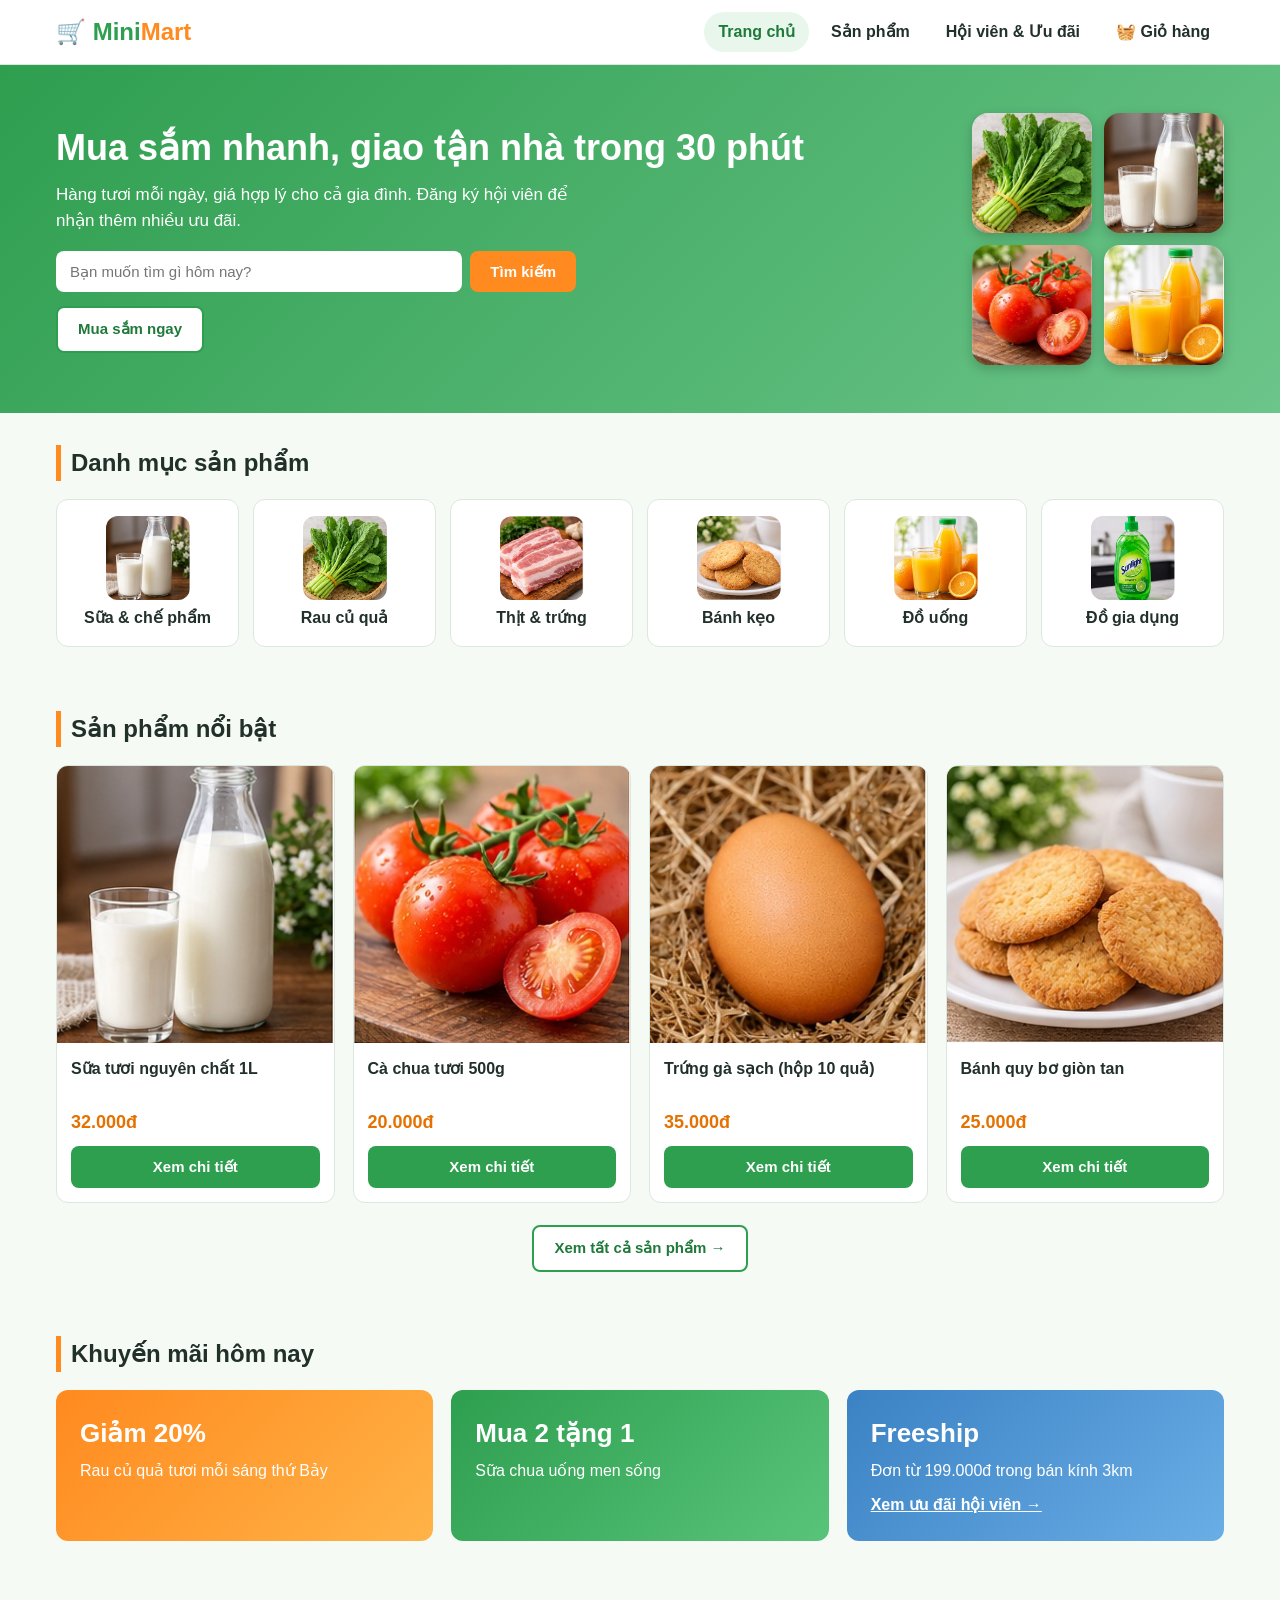
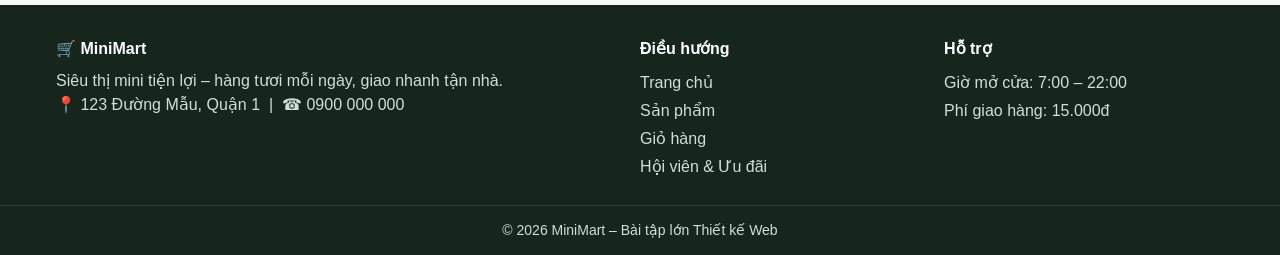
<file: minimart-project/index.html>
<!DOCTYPE html>
<html lang="vi">
<head>
  <meta charset="UTF-8">
  <meta name="viewport" content="width=device-width, initial-scale=1.0">
  <title>MiniMart – Siêu thị mini tiện lợi</title>
  <link rel="icon" href="images/icons/favicon.svg" type="image/svg+xml">
  <link rel="stylesheet" href="css/style.css">
  <link rel="stylesheet" href="css/home.css">
</head>
<body>

  <!-- ===== HEADER (mẫu chung) ===== -->
  <header class="header">
    <div class="container header-inner">
      <a href="index.html" class="logo">🛒 Mini<span>Mart</span></a>
      <button class="menu-btn" onclick="doiMenu()" aria-label="Mở menu">☰</button>
      <nav id="menu" class="nav">
        <a href="index.html" class="active">Trang chủ</a>
        <a href="products.html">Sản phẩm</a>
        <a href="member.html">Hội viên &amp; Ưu đãi</a>
        <a href="cart.html">🧺 Giỏ hàng</a>
      </nav>
    </div>
  </header>

  <main>
    <!-- ===== BANNER ===== -->
    <section class="banner">
      <div class="container banner-inner">
        <div class="banner-chu">
          <h1>Mua sắm nhanh, giao tận nhà trong 30 phút</h1>
          <p>Hàng tươi mỗi ngày, giá hợp lý cho cả gia đình. Đăng ký hội viên để nhận thêm nhiều ưu đãi.</p>
          <form class="o-tim" action="products.html">
            <input type="text" placeholder="Bạn muốn tìm gì hôm nay?" aria-label="Tìm sản phẩm">
            <button type="submit" class="btn btn-cam">Tìm kiếm</button>
          </form>
          <a href="products.html" class="btn btn-vien">Mua sắm ngay</a>
        </div>
        <div class="banner-hinh">
          <img src="images/products/rau-cai.jpg" alt="Rau cải">
          <img src="images/products/sua-tuoi.jpg" alt="Sữa tươi">
          <img src="images/products/ca-chua.jpg" alt="Cà chua">
          <img src="images/products/nuoc-cam.jpg" alt="Nước cam">
        </div>
      </div>
    </section>

    <!-- ===== DANH MỤC ===== -->
    <section>
      <div class="container">
        <h2 class="tieu-de">Danh mục sản phẩm</h2>
        <div class="luoi-dm">
          <a href="products.html" class="dm"><img src="images/products/sua-tuoi.jpg" alt="Sữa &amp; chế phẩm">Sữa &amp; chế phẩm</a>
          <a href="products.html" class="dm"><img src="images/products/rau-cai.jpg" alt="Rau củ quả">Rau củ quả</a>
          <a href="products.html" class="dm"><img src="images/products/thit-ba-chi.jpg" alt="Thịt &amp; trứng">Thịt &amp; trứng</a>
          <a href="products.html" class="dm"><img src="images/products/banh-quy.jpg" alt="Bánh kẹo">Bánh kẹo</a>
          <a href="products.html" class="dm"><img src="images/products/nuoc-cam.jpg" alt="Đồ uống">Đồ uống</a>
          <a href="products.html" class="dm"><img src="images/products/nuoc-rua-chen.jpg" alt="Đồ gia dụng">Đồ gia dụng</a>
        </div>
      </div>
    </section>

    <!-- ===== SẢN PHẨM NỔI BẬT ===== -->
    <section>
      <div class="container">
        <h2 class="tieu-de">Sản phẩm nổi bật</h2>
        <div class="luoi-sp">
          <div class="card">
            <div class="card-anh"><img src="images/products/sua-tuoi.jpg" alt="Sữa tươi nguyên chất 1L"></div>
            <div class="card-noidung">
              <div class="card-ten">Sữa tươi nguyên chất 1L</div>
              <div class="card-gia">32.000đ</div>
              <a href="product-detail.html" class="btn">Xem chi tiết</a>
            </div>
          </div>
          <div class="card">
            <div class="card-anh"><img src="images/products/ca-chua.jpg" alt="Cà chua tươi 500g"></div>
            <div class="card-noidung">
              <div class="card-ten">Cà chua tươi 500g</div>
              <div class="card-gia">20.000đ</div>
              <a href="product-detail.html" class="btn">Xem chi tiết</a>
            </div>
          </div>
          <div class="card">
            <div class="card-anh"><img src="images/products/trung-ga.jpg" alt="Trứng gà sạch (hộp 10 quả)"></div>
            <div class="card-noidung">
              <div class="card-ten">Trứng gà sạch (hộp 10 quả)</div>
              <div class="card-gia">35.000đ</div>
              <a href="product-detail.html" class="btn">Xem chi tiết</a>
            </div>
          </div>
          <div class="card">
            <div class="card-anh"><img src="images/products/banh-quy.jpg" alt="Bánh quy bơ giòn tan"></div>
            <div class="card-noidung">
              <div class="card-ten">Bánh quy bơ giòn tan</div>
              <div class="card-gia">25.000đ</div>
              <a href="product-detail.html" class="btn">Xem chi tiết</a>
            </div>
          </div>
        </div>
        <p class="xem-them"><a href="products.html" class="btn btn-vien">Xem tất cả sản phẩm →</a></p>
      </div>
    </section>

    <!-- ===== KHUYẾN MÃI ===== -->
    <section>
      <div class="container">
        <h2 class="tieu-de">Khuyến mãi hôm nay</h2>
        <div class="luoi-km">
          <div class="km km-1">
            <h3>Giảm 20%</h3>
            <p>Rau củ quả tươi mỗi sáng thứ Bảy</p>
          </div>
          <div class="km km-2">
            <h3>Mua 2 tặng 1</h3>
            <p>Sữa chua uống men sống</p>
          </div>
          <div class="km km-3">
            <h3>Freeship</h3>
            <p>Đơn từ 199.000đ trong bán kính 3km</p>
            <a href="member.html">Xem ưu đãi hội viên →</a>
          </div>
        </div>
      </div>
    </section>
  </main>

  <!-- ===== FOOTER (mẫu chung) ===== -->
  <footer class="footer">
    <div class="container footer-luoi">
      <div>
        <h4>🛒 MiniMart</h4>
        <p>Siêu thị mini tiện lợi – hàng tươi mỗi ngày, giao nhanh tận nhà.</p>
        <p>📍 123 Đường Mẫu, Quận 1 &nbsp;|&nbsp; ☎ 0900 000 000</p>
      </div>
      <div>
        <h4>Điều hướng</h4>
        <a href="index.html">Trang chủ</a>
        <a href="products.html">Sản phẩm</a>
        <a href="cart.html">Giỏ hàng</a>
        <a href="member.html">Hội viên &amp; Ưu đãi</a>
      </div>
      <div>
        <h4>Hỗ trợ</h4>
        <a href="#">Giờ mở cửa: 7:00 – 22:00</a>
        <a href="#">Phí giao hàng: 15.000đ</a>
      </div>
    </div>
    <div class="ban-quyen">© 2026 MiniMart – Bài tập lớn Thiết kế Web</div>
  </footer>

  <script src="js/home.js"></script>
</body>
</html>
</file>
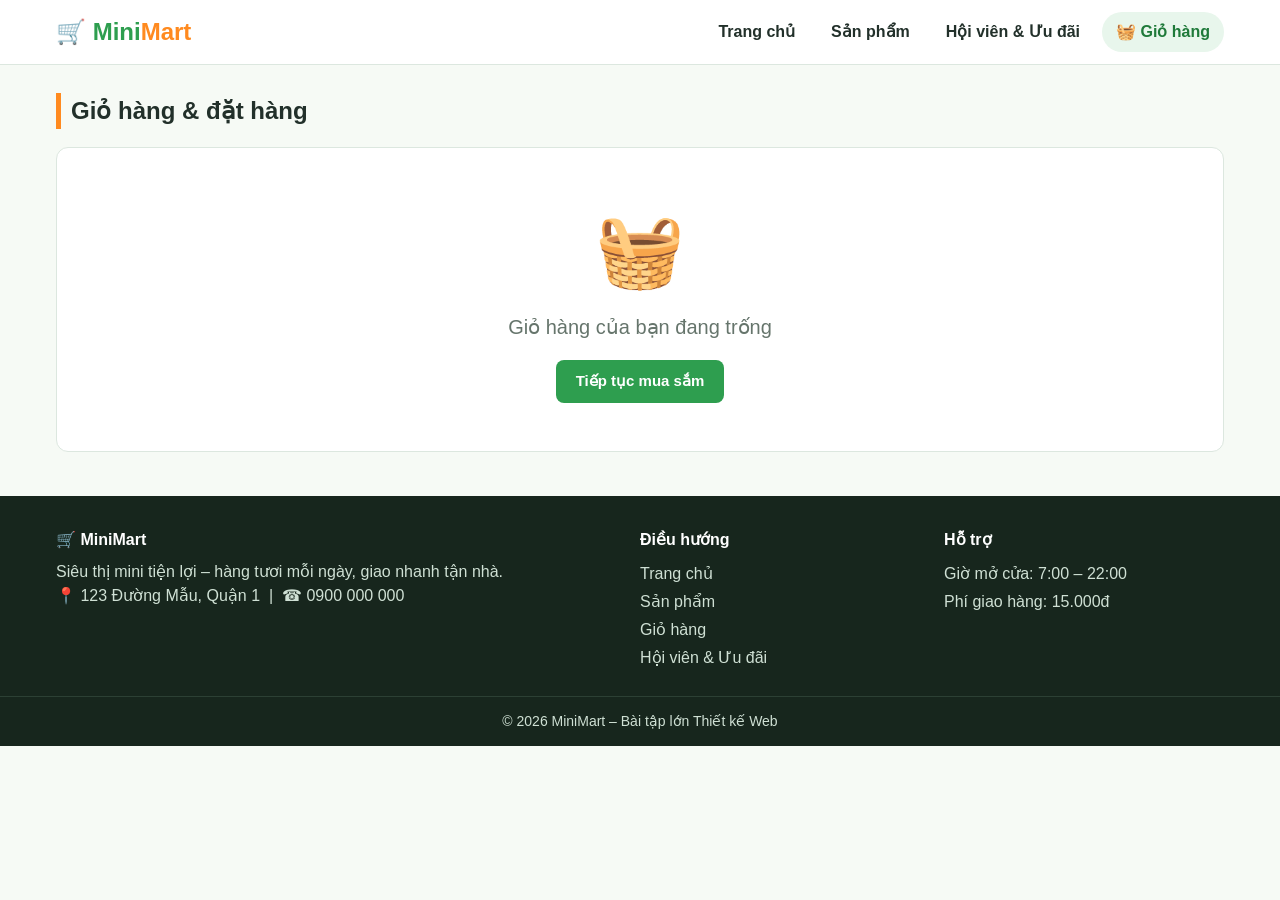
<file: minimart-project/cart.html>
<!DOCTYPE html>
<html lang="vi">
<head>
  <meta charset="UTF-8">
  <meta name="viewport" content="width=device-width, initial-scale=1.0">
  <title>Giỏ hàng – MiniMart</title>
  <link rel="icon" href="images/icons/favicon.svg" type="image/svg+xml">
  <link rel="stylesheet" href="css/style.css">
  <link rel="stylesheet" href="css/cart.css">
</head>
<body>

  <!-- ===== HEADER (mẫu chung) ===== -->
  <header class="header">
    <div class="container header-inner">
      <a href="index.html" class="logo">🛒 Mini<span>Mart</span></a>
      <button class="menu-btn" onclick="doiMenu()" aria-label="Mở menu">☰</button>
      <nav id="menu" class="nav">
        <a href="index.html">Trang chủ</a>
        <a href="products.html">Sản phẩm</a>
        <a href="member.html">Hội viên &amp; Ưu đãi</a>
        <a href="cart.html" class="active">🧺 Giỏ hàng</a>
      </nav>
    </div>
  </header>

  <main class="container">
    <h1 class="tieu-de">Giỏ hàng &amp; đặt hàng</h1>

    <!-- ===== GIỎ TRỐNG ===== -->
    <div id="gioTrong" class="gio-trong">
      <div class="icon">🧺</div>
      <p>Giỏ hàng của bạn đang trống</p>
      <a href="products.html" class="btn">Tiếp tục mua sắm</a>
    </div>

    <!-- ===== ĐẶT HÀNG XONG ===== -->
    <div id="datXong" class="gio-trong">
      <div class="icon">🎉</div>
      <p id="loiCamOn"></p>
      <a href="products.html" class="btn">Tiếp tục mua sắm</a>
    </div>

    <!-- ===== NỘI DUNG GIỎ ===== -->
    <div id="noiDungGio" class="cart-layout">

      <!-- Cột trái: bảng giỏ hàng -->
      <div class="cot-bang">
        <table class="bang-gio">
          <thead>
            <tr>
              <th>Sản phẩm</th>
              <th>Đơn giá</th>
              <th>Số lượng</th>
              <th>Thành tiền</th>
              <th></th>
            </tr>
          </thead>
          <tbody id="thanBang">
            <!-- Các dòng sản phẩm được JavaScript tạo từ giỏ hàng -->
          </tbody>
        </table>

        <!-- Form nhận hàng -->
        <div class="khung form-nhan">
          <h2>Thông tin nhận hàng</h2>
          <div class="nhom-form">
            <label for="ten">Họ và tên</label>
            <input type="text" id="ten" placeholder="Nguyễn Văn A">
            <span class="loi" id="loiTen"></span>
          </div>
          <div class="nhom-form">
            <label for="sdt">Số điện thoại</label>
            <input type="text" id="sdt" placeholder="0912345678" maxlength="10">
            <span class="loi" id="loiSdt"></span>
          </div>
          <div class="nhom-form">
            <label for="diachi">Địa chỉ nhận hàng</label>
            <textarea id="diachi" rows="2" placeholder="Số nhà, đường, phường/xã, quận/huyện"></textarea>
            <span class="loi" id="loiDiachi"></span>
          </div>
        </div>
      </div>

      <!-- Cột phải: tổng tiền -->
      <aside class="khung tong-tien">
        <h2>Tóm tắt đơn hàng</h2>
        <div class="dong-tien"><span>Tạm tính</span><span id="tamTinh">0đ</span></div>
        <div class="dong-tien"><span>Phí giao hàng</span><span id="phiGiao">15.000đ</span></div>
        <div class="dong-tien tong"><span>Tổng cộng</span><span id="tongTien">0đ</span></div>
        <button class="btn btn-cam nut-dat" onclick="datHang()">Đặt hàng</button>
        <div id="thanhCong" class="thanh-cong"></div>
        <a href="products.html" class="tiep-tuc">← Tiếp tục mua sắm</a>
      </aside>
    </div>
  </main>

  <!-- ===== FOOTER (mẫu chung) ===== -->
  <footer class="footer">
    <div class="container footer-luoi">
      <div>
        <h4>🛒 MiniMart</h4>
        <p>Siêu thị mini tiện lợi – hàng tươi mỗi ngày, giao nhanh tận nhà.</p>
        <p>📍 123 Đường Mẫu, Quận 1 &nbsp;|&nbsp; ☎ 0900 000 000</p>
      </div>
      <div>
        <h4>Điều hướng</h4>
        <a href="index.html">Trang chủ</a>
        <a href="products.html">Sản phẩm</a>
        <a href="cart.html">Giỏ hàng</a>
        <a href="member.html">Hội viên &amp; Ưu đãi</a>
      </div>
      <div>
        <h4>Hỗ trợ</h4>
        <a href="#">Giờ mở cửa: 7:00 – 22:00</a>
        <a href="#">Phí giao hàng: 15.000đ</a>
      </div>
    </div>
    <div class="ban-quyen">© 2026 MiniMart – Bài tập lớn Thiết kế Web</div>
  </footer>

  <script src="js/cart.js"></script>
</body>
</html>
</file>
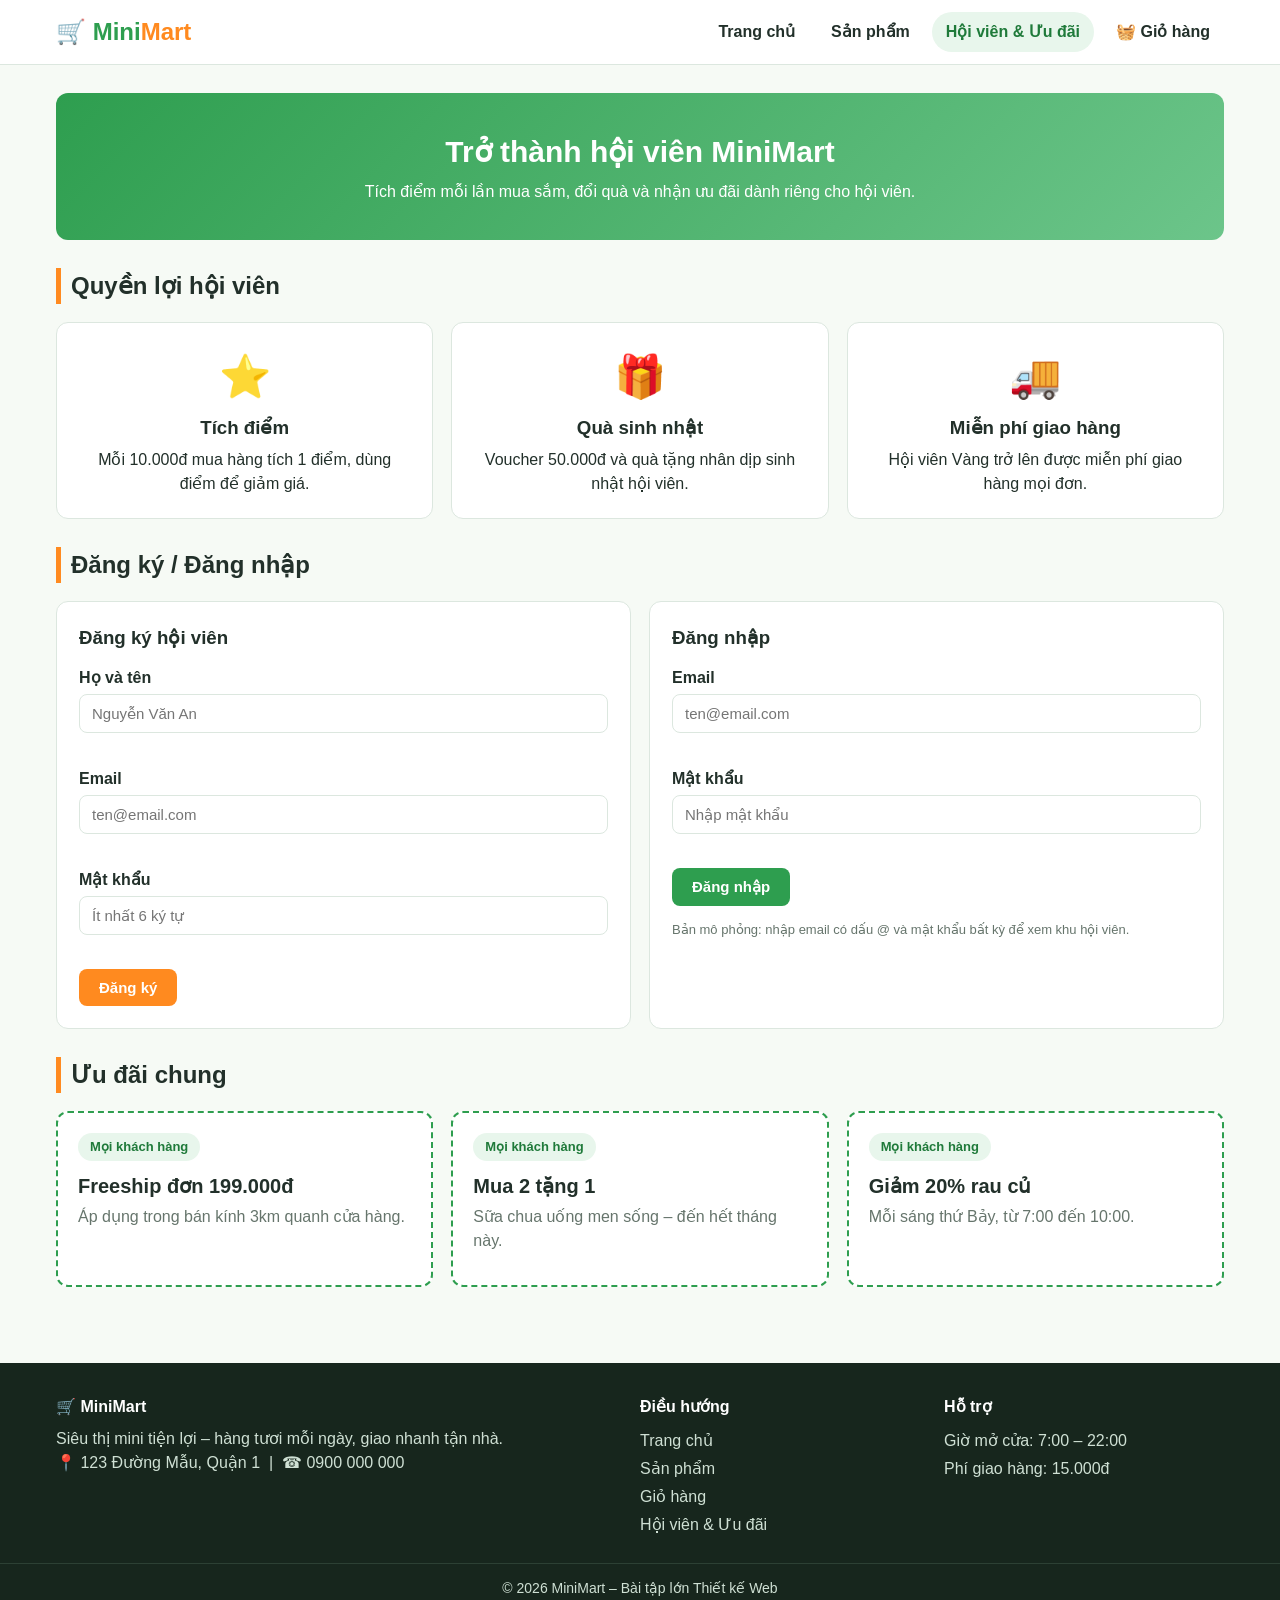
<file: minimart-project/member.html>
<!DOCTYPE html>
<html lang="vi">
<head>
  <meta charset="UTF-8">
  <meta name="viewport" content="width=device-width, initial-scale=1.0">
  <title>Hội viên &amp; Ưu đãi – MiniMart</title>
  <link rel="icon" href="images/icons/favicon.svg" type="image/svg+xml">
  <link rel="stylesheet" href="css/style.css">
  <link rel="stylesheet" href="css/member.css">
</head>
<body>

  <!-- ===== HEADER (mẫu chung) ===== -->
  <header class="header">
    <div class="container header-inner">
      <a href="index.html" class="logo">🛒 Mini<span>Mart</span></a>
      <button class="menu-btn" onclick="doiMenu()" aria-label="Mở menu">☰</button>
      <nav id="menu" class="nav">
        <a href="index.html">Trang chủ</a>
        <a href="products.html">Sản phẩm</a>
        <a href="member.html" class="active">Hội viên &amp; Ưu đãi</a>
        <a href="cart.html">🧺 Giỏ hàng</a>
      </nav>
    </div>
  </header>

  <main class="container">

    <!-- ============ KHU KHÁCH CHƯA LÀ HỘI VIÊN ============ -->
    <div id="khuKhach">
      <section class="gioi-thieu">
        <h1>Trở thành hội viên MiniMart</h1>
        <p>Tích điểm mỗi lần mua sắm, đổi quà và nhận ưu đãi dành riêng cho hội viên.</p>
      </section>

      <h2 class="tieu-de">Quyền lợi hội viên</h2>
      <div class="luoi-3">
        <div class="the-quyen"><div class="bieu-tuong">⭐</div><h3>Tích điểm</h3><p>Mỗi 10.000đ mua hàng tích 1 điểm, dùng điểm để giảm giá.</p></div>
        <div class="the-quyen"><div class="bieu-tuong">🎁</div><h3>Quà sinh nhật</h3><p>Voucher 50.000đ và quà tặng nhân dịp sinh nhật hội viên.</p></div>
        <div class="the-quyen"><div class="bieu-tuong">🚚</div><h3>Miễn phí giao hàng</h3><p>Hội viên Vàng trở lên được miễn phí giao hàng mọi đơn.</p></div>
      </div>

      <h2 class="tieu-de">Đăng ký / Đăng nhập</h2>
      <div class="luoi-2">
        <!-- Form đăng ký -->
        <form class="khung" onsubmit="return false;">
          <h3>Đăng ký hội viên</h3>
          <div class="nhom-form">
            <label for="dkTen">Họ và tên</label>
            <input type="text" id="dkTen" placeholder="Nguyễn Văn An">
            <span class="loi" id="loiDkTen"></span>
          </div>
          <div class="nhom-form">
            <label for="dkEmail">Email</label>
            <input type="text" id="dkEmail" placeholder="ten@email.com">
            <span class="loi" id="loiDkEmail"></span>
          </div>
          <div class="nhom-form">
            <label for="dkMatKhau">Mật khẩu</label>
            <input type="password" id="dkMatKhau" placeholder="Ít nhất 6 ký tự">
            <span class="loi" id="loiDkMatKhau"></span>
          </div>
          <button type="button" class="btn btn-cam" onclick="dangKy()">Đăng ký</button>
          <div id="dkThanhCong" class="thanh-cong"></div>
        </form>

        <!-- Form đăng nhập -->
        <form class="khung" onsubmit="return false;">
          <h3>Đăng nhập</h3>
          <div class="nhom-form">
            <label for="dnEmail">Email</label>
            <input type="text" id="dnEmail" placeholder="ten@email.com">
            <span class="loi" id="loiDnEmail"></span>
          </div>
          <div class="nhom-form">
            <label for="dnMatKhau">Mật khẩu</label>
            <input type="password" id="dnMatKhau" placeholder="Nhập mật khẩu">
            <span class="loi" id="loiDnMatKhau"></span>
          </div>
          <button type="button" class="btn" onclick="dangNhap()">Đăng nhập</button>
          <p class="goi-y">Bản mô phỏng: nhập email có dấu @ và mật khẩu bất kỳ để xem khu hội viên.</p>
        </form>
      </div>
    </div>

    <!-- ============ KHU HỘI VIÊN (ẩn sẵn) ============ -->
    <div id="khuHoiVien" style="display: none;">
      <section class="chao-hoi-vien">
        <div>
          <h1>Xin chào, Nguyễn Văn An 👋</h1>
          <p>Mã hội viên: MM-000123</p>
        </div>
        <button class="btn btn-vien" onclick="dangXuat()">Đăng xuất</button>
      </section>

      <div class="luoi-3">
        <div class="o-so"><span class="nhan-o">Điểm hiện có</span><span class="so-lon">1.250</span><span class="phu">điểm</span></div>
        <div class="o-so"><span class="nhan-o">Hạng thẻ</span><span class="badge badge-bac">🥈 Bạc</span><span class="phu">Còn 750 điểm nữa lên hạng Vàng</span></div>
        <div class="o-so"><span class="nhan-o">Thành viên từ</span><span class="so-lon nho">03/2025</span><span class="phu">Đã mua 14 đơn hàng</span></div>
      </div>

      <h2 class="tieu-de">Ưu đãi riêng cho bạn</h2>
      <div class="luoi-3">
        <div class="the-uu-dai rieng"><span class="badge badge-cam">Riêng bạn</span><h3>Giảm 10%</h3><p>Toàn bộ rau củ quả – hết hạn 31/12</p><a href="products.html" class="btn">Mua ngay</a></div>
        <div class="the-uu-dai rieng"><span class="badge badge-cam">Riêng bạn</span><h3>Voucher 30.000đ</h3><p>Cho đơn từ 200.000đ – hết hạn 30/11</p><a href="cart.html" class="btn">Dùng ở giỏ hàng</a></div>
        <div class="the-uu-dai rieng"><span class="badge badge-cam">Riêng bạn</span><h3>Nhân đôi điểm</h3><p>Tích gấp đôi điểm cho nhóm đồ uống</p><a href="products.html" class="btn">Xem đồ uống</a></div>
      </div>

      <h2 class="tieu-de">Lịch sử mua hàng</h2>
      <div class="cuon-bang">
        <table class="bang-ls">
          <thead>
            <tr><th>Mã đơn</th><th>Ngày mua</th><th>Số món</th><th>Tổng tiền</th><th>Điểm tích</th></tr>
          </thead>
          <tbody>
            <tr><td>#MM1042</td><td>05/10/2026</td><td>6</td><td>186.000đ</td><td>+18</td></tr>
            <tr><td>#MM1027</td><td>28/09/2026</td><td>4</td><td>124.000đ</td><td>+12</td></tr>
            <tr><td>#MM1009</td><td>15/09/2026</td><td>9</td><td>312.000đ</td><td>+31</td></tr>
            <tr><td>#MM0986</td><td>02/09/2026</td><td>3</td><td>78.000đ</td><td>+7</td></tr>
          </tbody>
        </table>
      </div>
    </div>

    <!-- ============ ƯU ĐÃI CHUNG (ai cũng xem được) ============ -->
    <section class="uu-dai-chung">
      <h2 class="tieu-de">Ưu đãi chung</h2>
      <div class="luoi-3">
        <div class="the-uu-dai"><span class="badge badge-xanh">Mọi khách hàng</span><h3>Freeship đơn 199.000đ</h3><p>Áp dụng trong bán kính 3km quanh cửa hàng.</p></div>
        <div class="the-uu-dai"><span class="badge badge-xanh">Mọi khách hàng</span><h3>Mua 2 tặng 1</h3><p>Sữa chua uống men sống – đến hết tháng này.</p></div>
        <div class="the-uu-dai"><span class="badge badge-xanh">Mọi khách hàng</span><h3>Giảm 20% rau củ</h3><p>Mỗi sáng thứ Bảy, từ 7:00 đến 10:00.</p></div>
      </div>
    </section>
  </main>

  <!-- ===== FOOTER (mẫu chung) ===== -->
  <footer class="footer">
    <div class="container footer-luoi">
      <div>
        <h4>🛒 MiniMart</h4>
        <p>Siêu thị mini tiện lợi – hàng tươi mỗi ngày, giao nhanh tận nhà.</p>
        <p>📍 123 Đường Mẫu, Quận 1 &nbsp;|&nbsp; ☎ 0900 000 000</p>
      </div>
      <div>
        <h4>Điều hướng</h4>
        <a href="index.html">Trang chủ</a>
        <a href="products.html">Sản phẩm</a>
        <a href="cart.html">Giỏ hàng</a>
        <a href="member.html">Hội viên &amp; Ưu đãi</a>
      </div>
      <div>
        <h4>Hỗ trợ</h4>
        <a href="#">Giờ mở cửa: 7:00 – 22:00</a>
        <a href="#">Phí giao hàng: 15.000đ</a>
      </div>
    </div>
    <div class="ban-quyen">© 2026 MiniMart – Bài tập lớn Thiết kế Web</div>
  </footer>

  <script src="js/member.js"></script>
</body>
</html>
</file>
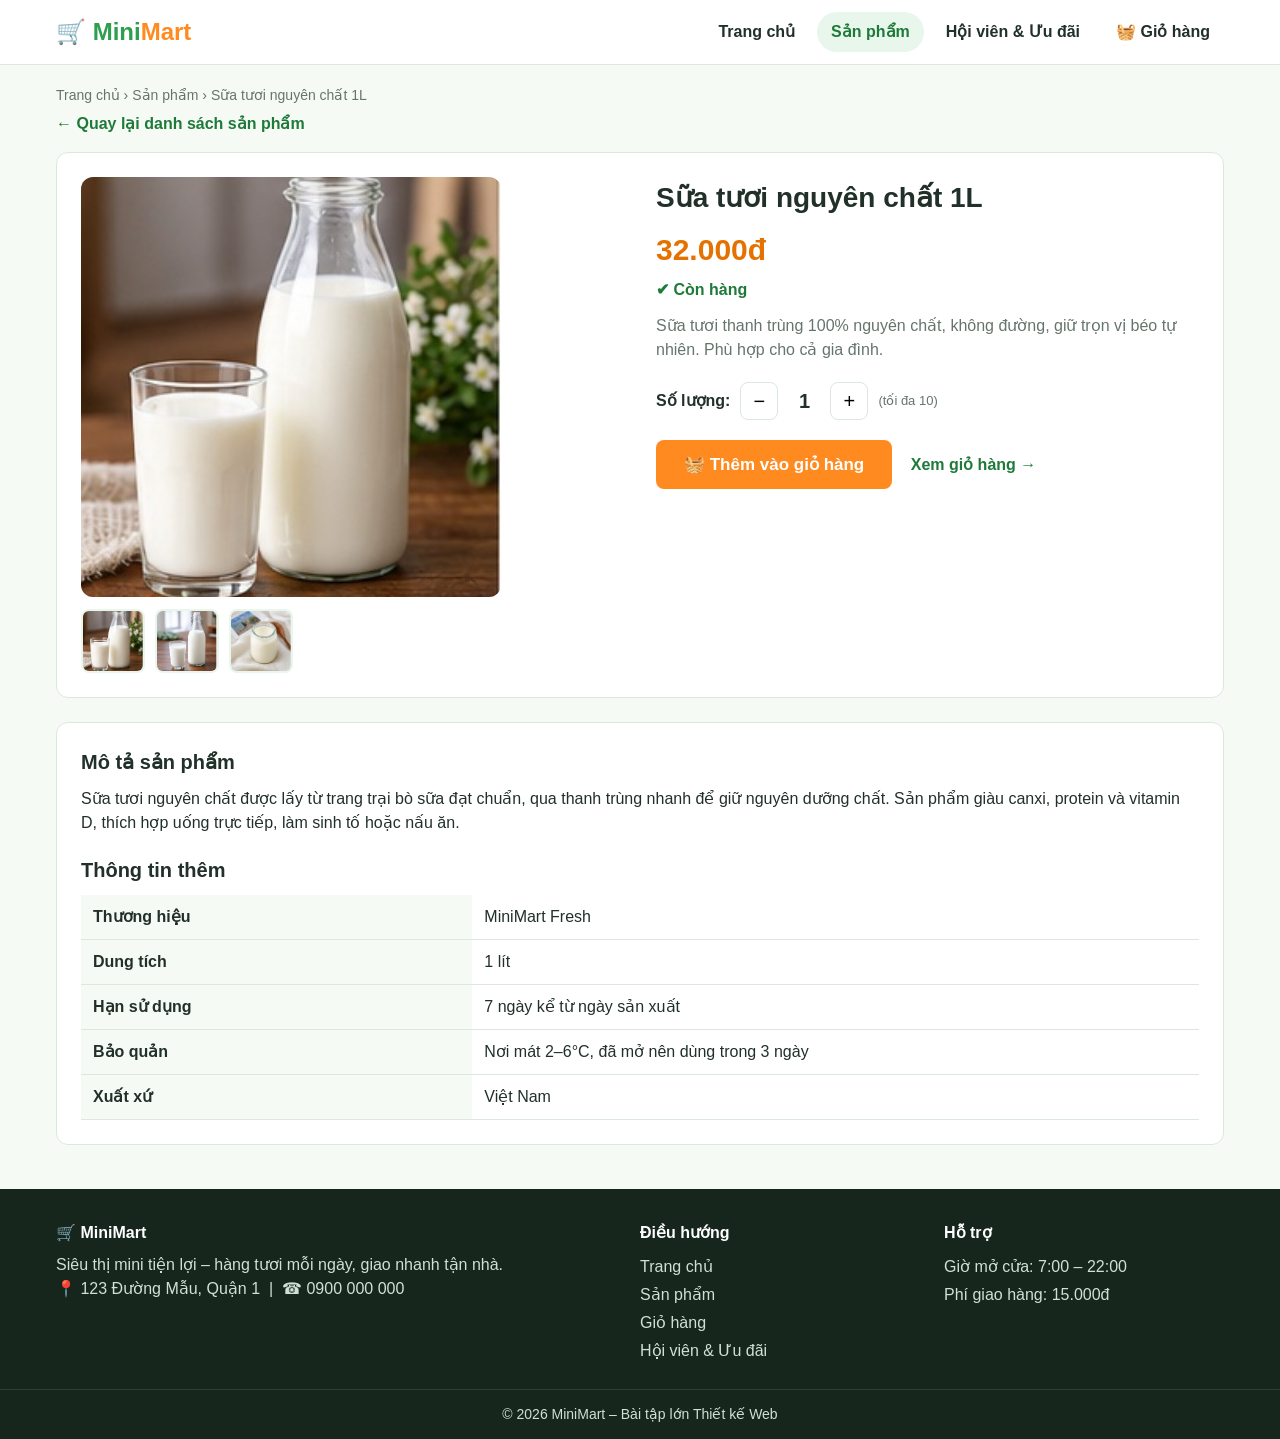
<file: minimart-project/product-detail.html>
<!DOCTYPE html>
<html lang="vi">
<head>
  <meta charset="UTF-8">
  <meta name="viewport" content="width=device-width, initial-scale=1.0">
  <title>Sữa tươi nguyên chất 1L – MiniMart</title>
  <link rel="icon" href="images/icons/favicon.svg" type="image/svg+xml">
  <link rel="stylesheet" href="css/style.css">
  <link rel="stylesheet" href="css/detail.css">
</head>
<body>

  <!-- ===== HEADER (mẫu chung) ===== -->
  <header class="header">
    <div class="container header-inner">
      <a href="index.html" class="logo">🛒 Mini<span>Mart</span></a>
      <button class="menu-btn" onclick="doiMenu()" aria-label="Mở menu">☰</button>
      <nav id="menu" class="nav">
        <a href="index.html">Trang chủ</a>
        <a href="products.html" class="active">Sản phẩm</a>
        <a href="member.html">Hội viên &amp; Ưu đãi</a>
        <a href="cart.html">🧺 Giỏ hàng</a>
      </nav>
    </div>
  </header>

  <main class="container">
    <!-- Đường dẫn -->
    <p class="duong-dan">
      <a href="index.html">Trang chủ</a> › <a href="products.html">Sản phẩm</a> › Sữa tươi nguyên chất 1L
    </p>
    <a href="products.html" class="quay-lai">← Quay lại danh sách sản phẩm</a>

    <!-- ===== 2 CỘT: ẢNH | THÔNG TIN ===== -->
    <div class="chi-tiet">
      <div class="cot-anh">
        <div class="anh-lon"><img id="anhLon" src="images/products/sua-tuoi.jpg" alt="Sữa tươi nguyên chất 1L"></div>
        <div class="anh-nho">
          <button onclick="doiAnh('images/products/sua-tuoi.jpg')" aria-label="Ảnh 1"><img src="images/products/sua-tuoi.jpg" alt="Ảnh 1"></button>
          <button onclick="doiAnh('images/products/sua-tuoi-2.jpg')" aria-label="Ảnh 2"><img src="images/products/sua-tuoi-2.jpg" alt="Ảnh 2"></button>
          <button onclick="doiAnh('images/products/sua-tuoi-3.jpg')" aria-label="Ảnh 3"><img src="images/products/sua-tuoi-3.jpg" alt="Ảnh 3"></button>
        </div>
      </div>

      <div class="cot-tin">
        <h1>Sữa tươi nguyên chất 1L</h1>
        <p class="gia">32.000đ</p>
        <p class="tinh-trang">✔ Còn hàng</p>
        <p class="mo-ta-ngan">Sữa tươi thanh trùng 100% nguyên chất, không đường, giữ trọn vị béo tự nhiên. Phù hợp cho cả gia đình.</p>

        <div class="chon-sl">
          <span class="nhan">Số lượng:</span>
          <button class="nut-sl" onclick="doiSL(-1)" aria-label="Giảm">−</button>
          <span id="sl" class="so-sl">1</span>
          <button class="nut-sl" onclick="doiSL(1)" aria-label="Tăng">+</button>
          <span class="gioi-han">(tối đa 10)</span>
        </div>

        <button class="btn btn-cam nut-them" onclick="themGio()">🧺 Thêm vào giỏ hàng</button>
        <a href="cart.html" class="xem-gio">Xem giỏ hàng →</a>
      </div>
    </div>

    <!-- ===== MÔ TẢ + THÔNG TIN THÊM ===== -->
    <section class="khoi-mo-ta">
      <h2>Mô tả sản phẩm</h2>
      <p>Sữa tươi nguyên chất được lấy từ trang trại bò sữa đạt chuẩn, qua thanh trùng nhanh để giữ nguyên dưỡng chất. Sản phẩm giàu canxi, protein và vitamin D, thích hợp uống trực tiếp, làm sinh tố hoặc nấu ăn.</p>

      <h2>Thông tin thêm</h2>
      <table class="bang-tin">
        <tr><td>Thương hiệu</td><td>MiniMart Fresh</td></tr>
        <tr><td>Dung tích</td><td>1 lít</td></tr>
        <tr><td>Hạn sử dụng</td><td>7 ngày kể từ ngày sản xuất</td></tr>
        <tr><td>Bảo quản</td><td>Nơi mát 2–6°C, đã mở nên dùng trong 3 ngày</td></tr>
        <tr><td>Xuất xứ</td><td>Việt Nam</td></tr>
      </table>
    </section>
  </main>

  <!-- Thông báo "Đã thêm vào giỏ hàng" -->
  <div id="thongbao" class="toast"></div>

  <!-- ===== FOOTER (mẫu chung) ===== -->
  <footer class="footer">
    <div class="container footer-luoi">
      <div>
        <h4>🛒 MiniMart</h4>
        <p>Siêu thị mini tiện lợi – hàng tươi mỗi ngày, giao nhanh tận nhà.</p>
        <p>📍 123 Đường Mẫu, Quận 1 &nbsp;|&nbsp; ☎ 0900 000 000</p>
      </div>
      <div>
        <h4>Điều hướng</h4>
        <a href="index.html">Trang chủ</a>
        <a href="products.html">Sản phẩm</a>
        <a href="cart.html">Giỏ hàng</a>
        <a href="member.html">Hội viên &amp; Ưu đãi</a>
      </div>
      <div>
        <h4>Hỗ trợ</h4>
        <a href="#">Giờ mở cửa: 7:00 – 22:00</a>
        <a href="#">Phí giao hàng: 15.000đ</a>
      </div>
    </div>
    <div class="ban-quyen">© 2026 MiniMart – Bài tập lớn Thiết kế Web</div>
  </footer>

  <script src="js/detail.js"></script>
</body>
</html>
</file>
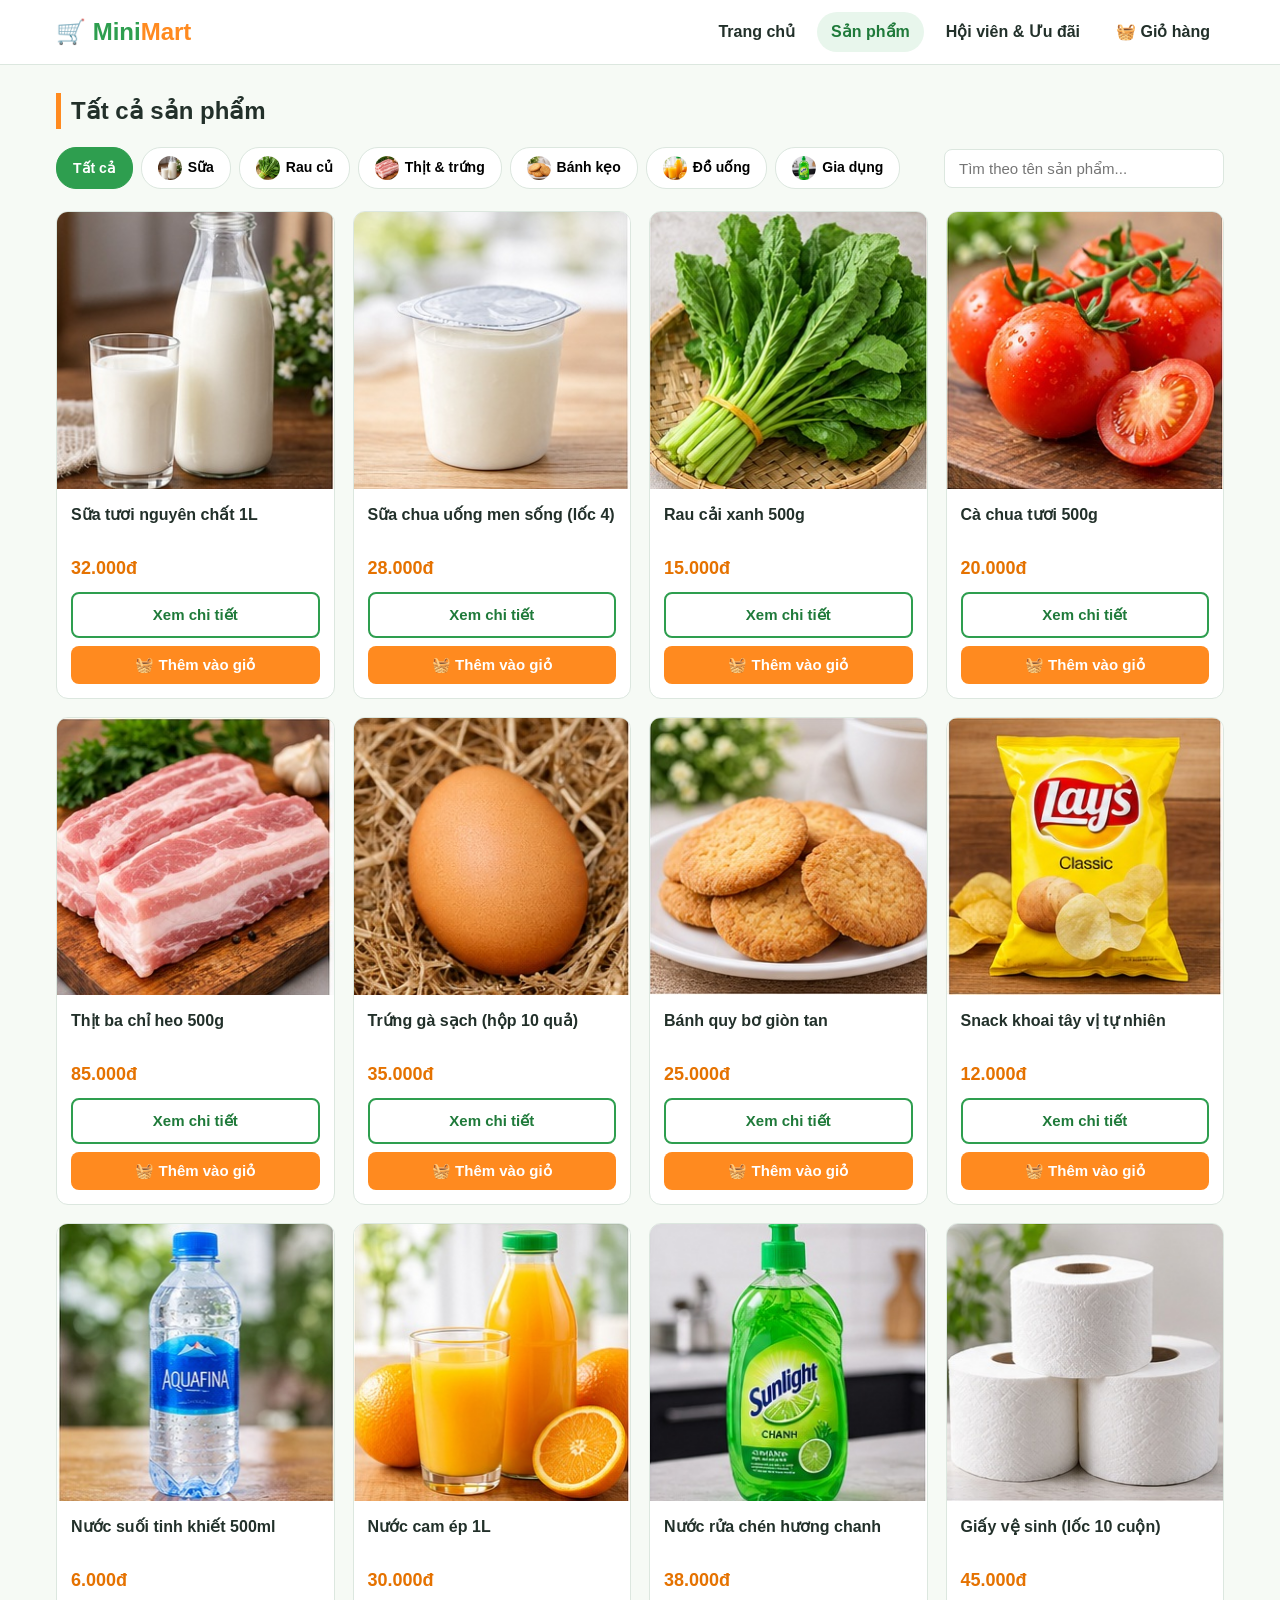
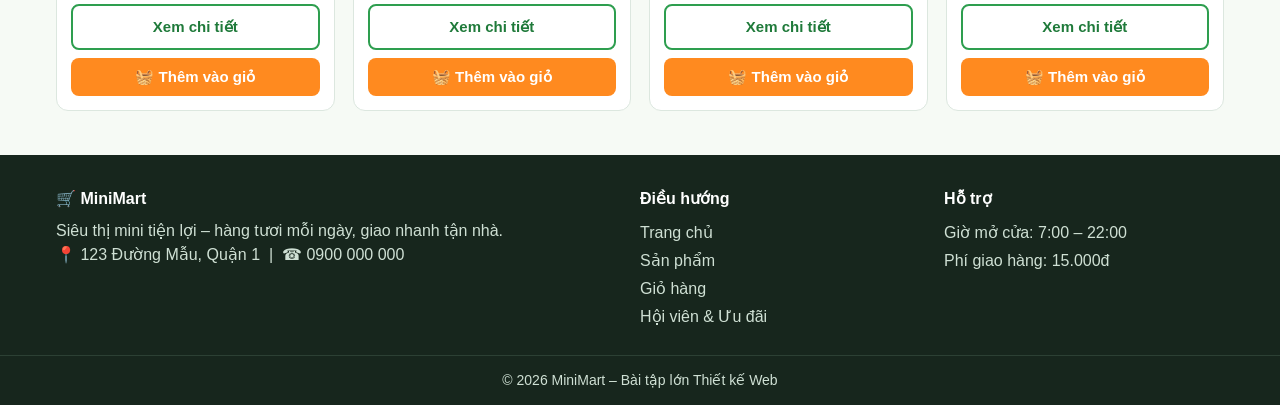
<file: minimart-project/products.html>
<!DOCTYPE html>
<html lang="vi">
<head>
  <meta charset="UTF-8">
  <meta name="viewport" content="width=device-width, initial-scale=1.0">
  <title>Sản phẩm – MiniMart</title>
  <link rel="icon" href="images/icons/favicon.svg" type="image/svg+xml">
  <link rel="stylesheet" href="css/style.css">
  <link rel="stylesheet" href="css/products.css">
</head>
<body>

  <!-- ===== HEADER (mẫu chung) ===== -->
  <header class="header">
    <div class="container header-inner">
      <a href="index.html" class="logo">🛒 Mini<span>Mart</span></a>
      <button class="menu-btn" onclick="doiMenu()" aria-label="Mở menu">☰</button>
      <nav id="menu" class="nav">
        <a href="index.html">Trang chủ</a>
        <a href="products.html" class="active">Sản phẩm</a>
        <a href="member.html">Hội viên &amp; Ưu đãi</a>
        <a href="cart.html">🧺 Giỏ hàng</a>
      </nav>
    </div>
  </header>

  <main class="container">
    <h1 class="tieu-de">Tất cả sản phẩm</h1>

    <!-- ===== KHU LỌC ===== -->
    <div class="khu-loc">
      <div class="nut-loc">
        <button class="btn-loc active" onclick="loc('tatca', this)">Tất cả</button>
        <button class="btn-loc" onclick="loc('sua', this)"><img class="icon-loc" src="images/products/sua-tuoi.jpg" alt=""> Sữa</button>
        <button class="btn-loc" onclick="loc('rau', this)"><img class="icon-loc" src="images/products/rau-cai.jpg" alt=""> Rau củ</button>
        <button class="btn-loc" onclick="loc('thit', this)"><img class="icon-loc" src="images/products/thit-ba-chi.jpg" alt=""> Thịt &amp; trứng</button>
        <button class="btn-loc" onclick="loc('banh', this)"><img class="icon-loc" src="images/products/banh-quy.jpg" alt=""> Bánh kẹo</button>
        <button class="btn-loc" onclick="loc('nuoc', this)"><img class="icon-loc" src="images/products/nuoc-cam.jpg" alt=""> Đồ uống</button>
        <button class="btn-loc" onclick="loc('giadung', this)"><img class="icon-loc" src="images/products/nuoc-rua-chen.jpg" alt=""> Gia dụng</button>
      </div>
      <input type="text" id="timkiem" class="o-timkiem" placeholder="Tìm theo tên sản phẩm..." oninput="timKiem()" aria-label="Tìm theo tên">
    </div>

    <!-- ===== LƯỚI SẢN PHẨM (12 thẻ viết sẵn) ===== -->
    <div class="luoi-sp" id="luoi">
        <div class="card the" data-category="sua">
          <div class="card-anh"><img src="images/products/sua-tuoi.jpg" alt="Sữa tươi nguyên chất 1L"></div>
          <div class="card-noidung">
            <div class="card-ten">Sữa tươi nguyên chất 1L</div>
            <div class="card-gia">32.000đ</div>
            <a href="product-detail.html" class="btn btn-vien">Xem chi tiết</a>
            <button class="btn btn-cam nut-them-gio" onclick="themGio(this)">🧺 Thêm vào giỏ</button>
          </div>
        </div>
        <div class="card the" data-category="sua">
          <div class="card-anh"><img src="images/products/sua-chua.jpg" alt="Sữa chua uống men sống (lốc 4)"></div>
          <div class="card-noidung">
            <div class="card-ten">Sữa chua uống men sống (lốc 4)</div>
            <div class="card-gia">28.000đ</div>
            <a href="product-detail.html" class="btn btn-vien">Xem chi tiết</a>
            <button class="btn btn-cam nut-them-gio" onclick="themGio(this)">🧺 Thêm vào giỏ</button>
          </div>
        </div>
        <div class="card the" data-category="rau">
          <div class="card-anh"><img src="images/products/rau-cai.jpg" alt="Rau cải xanh 500g"></div>
          <div class="card-noidung">
            <div class="card-ten">Rau cải xanh 500g</div>
            <div class="card-gia">15.000đ</div>
            <a href="product-detail.html" class="btn btn-vien">Xem chi tiết</a>
            <button class="btn btn-cam nut-them-gio" onclick="themGio(this)">🧺 Thêm vào giỏ</button>
          </div>
        </div>
        <div class="card the" data-category="rau">
          <div class="card-anh"><img src="images/products/ca-chua.jpg" alt="Cà chua tươi 500g"></div>
          <div class="card-noidung">
            <div class="card-ten">Cà chua tươi 500g</div>
            <div class="card-gia">20.000đ</div>
            <a href="product-detail.html" class="btn btn-vien">Xem chi tiết</a>
            <button class="btn btn-cam nut-them-gio" onclick="themGio(this)">🧺 Thêm vào giỏ</button>
          </div>
        </div>
        <div class="card the" data-category="thit">
          <div class="card-anh"><img src="images/products/thit-ba-chi.jpg" alt="Thịt ba chỉ heo 500g"></div>
          <div class="card-noidung">
            <div class="card-ten">Thịt ba chỉ heo 500g</div>
            <div class="card-gia">85.000đ</div>
            <a href="product-detail.html" class="btn btn-vien">Xem chi tiết</a>
            <button class="btn btn-cam nut-them-gio" onclick="themGio(this)">🧺 Thêm vào giỏ</button>
          </div>
        </div>
        <div class="card the" data-category="thit">
          <div class="card-anh"><img src="images/products/trung-ga.jpg" alt="Trứng gà sạch (hộp 10 quả)"></div>
          <div class="card-noidung">
            <div class="card-ten">Trứng gà sạch (hộp 10 quả)</div>
            <div class="card-gia">35.000đ</div>
            <a href="product-detail.html" class="btn btn-vien">Xem chi tiết</a>
            <button class="btn btn-cam nut-them-gio" onclick="themGio(this)">🧺 Thêm vào giỏ</button>
          </div>
        </div>
        <div class="card the" data-category="banh">
          <div class="card-anh"><img src="images/products/banh-quy.jpg" alt="Bánh quy bơ giòn tan"></div>
          <div class="card-noidung">
            <div class="card-ten">Bánh quy bơ giòn tan</div>
            <div class="card-gia">25.000đ</div>
            <a href="product-detail.html" class="btn btn-vien">Xem chi tiết</a>
            <button class="btn btn-cam nut-them-gio" onclick="themGio(this)">🧺 Thêm vào giỏ</button>
          </div>
        </div>
        <div class="card the" data-category="banh">
          <div class="card-anh"><img src="images/products/snack.jpg" alt="Snack khoai tây vị tự nhiên"></div>
          <div class="card-noidung">
            <div class="card-ten">Snack khoai tây vị tự nhiên</div>
            <div class="card-gia">12.000đ</div>
            <a href="product-detail.html" class="btn btn-vien">Xem chi tiết</a>
            <button class="btn btn-cam nut-them-gio" onclick="themGio(this)">🧺 Thêm vào giỏ</button>
          </div>
        </div>
        <div class="card the" data-category="nuoc">
          <div class="card-anh"><img src="images/products/nuoc-suoi.jpg" alt="Nước suối tinh khiết 500ml"></div>
          <div class="card-noidung">
            <div class="card-ten">Nước suối tinh khiết 500ml</div>
            <div class="card-gia">6.000đ</div>
            <a href="product-detail.html" class="btn btn-vien">Xem chi tiết</a>
            <button class="btn btn-cam nut-them-gio" onclick="themGio(this)">🧺 Thêm vào giỏ</button>
          </div>
        </div>
        <div class="card the" data-category="nuoc">
          <div class="card-anh"><img src="images/products/nuoc-cam.jpg" alt="Nước cam ép 1L"></div>
          <div class="card-noidung">
            <div class="card-ten">Nước cam ép 1L</div>
            <div class="card-gia">30.000đ</div>
            <a href="product-detail.html" class="btn btn-vien">Xem chi tiết</a>
            <button class="btn btn-cam nut-them-gio" onclick="themGio(this)">🧺 Thêm vào giỏ</button>
          </div>
        </div>
        <div class="card the" data-category="giadung">
          <div class="card-anh"><img src="images/products/nuoc-rua-chen.jpg" alt="Nước rửa chén hương chanh"></div>
          <div class="card-noidung">
            <div class="card-ten">Nước rửa chén hương chanh</div>
            <div class="card-gia">38.000đ</div>
            <a href="product-detail.html" class="btn btn-vien">Xem chi tiết</a>
            <button class="btn btn-cam nut-them-gio" onclick="themGio(this)">🧺 Thêm vào giỏ</button>
          </div>
        </div>
        <div class="card the" data-category="giadung">
          <div class="card-anh"><img src="images/products/giay-ve-sinh.jpg" alt="Giấy vệ sinh (lốc 10 cuộn)"></div>
          <div class="card-noidung">
            <div class="card-ten">Giấy vệ sinh (lốc 10 cuộn)</div>
            <div class="card-gia">45.000đ</div>
            <a href="product-detail.html" class="btn btn-vien">Xem chi tiết</a>
            <button class="btn btn-cam nut-them-gio" onclick="themGio(this)">🧺 Thêm vào giỏ</button>
          </div>
        </div>
    </div>

    <p id="khongthay" class="khong-thay">😕 Không tìm thấy sản phẩm phù hợp.</p>
  </main>

  <div id="thongbao" class="toast"></div>

  <!-- ===== FOOTER (mẫu chung) ===== -->
  <footer class="footer">
    <div class="container footer-luoi">
      <div>
        <h4>🛒 MiniMart</h4>
        <p>Siêu thị mini tiện lợi – hàng tươi mỗi ngày, giao nhanh tận nhà.</p>
        <p>📍 123 Đường Mẫu, Quận 1 &nbsp;|&nbsp; ☎ 0900 000 000</p>
      </div>
      <div>
        <h4>Điều hướng</h4>
        <a href="index.html">Trang chủ</a>
        <a href="products.html">Sản phẩm</a>
        <a href="cart.html">Giỏ hàng</a>
        <a href="member.html">Hội viên &amp; Ưu đãi</a>
      </div>
      <div>
        <h4>Hỗ trợ</h4>
        <a href="#">Giờ mở cửa: 7:00 – 22:00</a>
        <a href="#">Phí giao hàng: 15.000đ</a>
      </div>
    </div>
    <div class="ban-quyen">© 2026 MiniMart – Bài tập lớn Thiết kế Web</div>
  </footer>

  <script src="js/products.js"></script>
</body>
</html>
</file>
<file: minimart-project/css/style.css>
/* ===== style.css – CSS dùng chung (TV1) ===== */
:root {
  --xanh: #2e9e4f;
  --xanh-dam: #1f7a3a;
  --xanh-nhat: #e8f6ec;
  --cam: #ff8a1f;
  --cam-dam: #e57200;
  --chu: #22302a;
  --chu-phu: #66756c;
  --nen: #f6faf5;
  --vien: #dce7df;
  --do: #d93025;
}

* { box-sizing: border-box; margin: 0; padding: 0; }
body {
  font-family: "Segoe UI", Roboto, Arial, sans-serif;
  color: var(--chu);
  background: var(--nen);
  line-height: 1.5;
}
a { color: inherit; text-decoration: none; }
img { max-width: 100%; }
.container { width: 100%; max-width: 1200px; margin: 0 auto; padding: 0 16px; }
section { padding: 32px 0; }

/* ----- Header ----- */
.header { background: #fff; border-bottom: 1px solid var(--vien); position: sticky; top: 0; z-index: 50; }
.header-inner { display: flex; align-items: center; justify-content: space-between; flex-wrap: wrap; gap: 8px; padding-top: 12px; padding-bottom: 12px; }
.logo { font-size: 24px; font-weight: 800; color: var(--xanh); }
.logo span { color: var(--cam); }
.nav { display: flex; gap: 8px; }
.nav a { padding: 8px 14px; border-radius: 20px; font-weight: 600; }
.nav a:hover, .nav a.active { background: var(--xanh-nhat); color: var(--xanh-dam); }
.menu-btn { display: none; font-size: 22px; background: none; border: 1px solid var(--vien); border-radius: 8px; padding: 4px 12px; cursor: pointer; }

/* ----- Nút ----- */
.btn { display: inline-block; padding: 10px 20px; border: none; border-radius: 8px; background: var(--xanh); color: #fff; font-size: 15px; font-weight: 600; cursor: pointer; transition: background .2s; text-align: center; }
.btn:hover { background: var(--xanh-dam); }
.btn-cam { background: var(--cam); }
.btn-cam:hover { background: var(--cam-dam); }
.btn-vien { background: #fff; color: var(--xanh-dam); border: 2px solid var(--xanh); }
.btn-vien:hover { background: var(--xanh-nhat); }

/* ----- Tiêu đề khối ----- */
.tieu-de { font-size: 24px; margin-bottom: 18px; border-left: 5px solid var(--cam); padding-left: 10px; }

/* ----- Thẻ sản phẩm ----- */
.luoi-sp { display: grid; grid-template-columns: repeat(4, 1fr); gap: 18px; }
.card { background: #fff; border: 1px solid var(--vien); border-radius: 12px; overflow: hidden; transition: transform .2s, box-shadow .2s; }
.card:hover { transform: translateY(-4px); box-shadow: 0 8px 20px rgba(0,0,0,.08); }
.card-anh { aspect-ratio: 1 / 1; overflow: hidden; background: var(--xanh-nhat); }
.card-noidung { padding: 14px; }
.card-ten { font-weight: 600; margin-bottom: 4px; min-height: 48px; }
.card-gia { color: var(--cam-dam); font-weight: 800; font-size: 18px; margin-bottom: 10px; }
.card .btn { display: block; width: 100%; }

/* ----- Thông báo nổi ----- */
.toast { display: none; position: fixed; bottom: 24px; left: 50%; transform: translateX(-50%); background: var(--xanh-dam); color: #fff; padding: 12px 24px; border-radius: 8px; z-index: 100; box-shadow: 0 4px 14px rgba(0,0,0,.25); max-width: 90%; text-align: center; }

/* ----- Form chung ----- */
.nhom-form { margin-bottom: 14px; }
.nhom-form label { display: block; font-weight: 600; margin-bottom: 4px; }
.nhom-form input, .nhom-form textarea { width: 100%; padding: 10px 12px; border: 1px solid var(--vien); border-radius: 8px; font-size: 15px; font-family: inherit; }
.nhom-form input:focus, .nhom-form textarea:focus { outline: 2px solid var(--xanh); border-color: var(--xanh); }
.loi { display: block; color: var(--do); font-size: 13px; min-height: 18px; margin-top: 2px; }

/* ----- Footer ----- */
.footer { background: #17261d; color: #cfe0d4; margin-top: 32px; }
.footer-luoi { display: grid; grid-template-columns: 2fr 1fr 1fr; gap: 24px; padding-top: 32px; padding-bottom: 24px; }
.footer h4 { color: #fff; margin-bottom: 8px; }
.footer a { display: block; padding: 2px 0; }
.footer a:hover { color: var(--cam); }
.ban-quyen { border-top: 1px solid #2c4034; text-align: center; padding: 14px; font-size: 14px; }

/* ----- Responsive ----- */
@media (max-width: 992px) {
  .luoi-sp { grid-template-columns: repeat(3, 1fr); }
}
@media (max-width: 768px) {
  .luoi-sp { grid-template-columns: repeat(2, 1fr); gap: 12px; }
  .menu-btn { display: block; }
  .nav { display: none; flex-direction: column; width: 100%; }
  .nav.open { display: flex; }
  .footer-luoi { grid-template-columns: 1fr; }
}
@media (max-width: 400px) {
  .card-noidung { padding: 10px; }
}

/* ----- Ảnh sản phẩm ----- */
.card-anh img { display: block; width: 100%; height: 100%; object-fit: cover; }
</file>
<file: minimart-project/css/home.css>
/* ===== home.css – TV1: Trang chủ ===== */
.banner { background: linear-gradient(135deg, var(--xanh) 0%, #6cc58a 100%); color: #fff; padding: 48px 0; }
.banner-inner { display: flex; align-items: center; justify-content: space-between; gap: 24px; }
.banner-chu { flex: 1; }
.banner-chu h1 { font-size: 36px; line-height: 1.25; margin-bottom: 12px; }
.banner-chu p { font-size: 17px; margin-bottom: 18px; max-width: 520px; }
.o-tim { display: flex; gap: 8px; margin-bottom: 14px; max-width: 520px; }
.o-tim input { flex: 1; min-width: 0; padding: 12px 14px; border: none; border-radius: 8px; font-size: 15px; }
.banner-hinh { font-size: 60px; letter-spacing: 4px; text-align: center; width: 340px; white-space: nowrap; line-height: 1.3; }

.luoi-dm { display: grid; grid-template-columns: repeat(6, 1fr); gap: 14px; }
.dm { background: #fff; border: 1px solid var(--vien); border-radius: 12px; padding: 16px 8px; text-align: center; font-weight: 600; transition: transform .2s, border-color .2s; }
.dm:hover { transform: translateY(-4px); border-color: var(--xanh); }
.dm span { display: block; font-size: 40px; margin-bottom: 6px; }

.xem-them { text-align: center; margin-top: 22px; }

.luoi-km { display: grid; grid-template-columns: repeat(3, 1fr); gap: 18px; }
.km { color: #fff; border-radius: 12px; padding: 24px; }
.km h3 { font-size: 26px; margin-bottom: 6px; }
.km a { display: inline-block; margin-top: 10px; font-weight: 700; text-decoration: underline; }
.km-1 { background: linear-gradient(135deg, #ff8a1f, #ffb347); }
.km-2 { background: linear-gradient(135deg, #2e9e4f, #58c47a); }
.km-3 { background: linear-gradient(135deg, #3b82c4, #6aaee6); }

@media (max-width: 992px) {
  .luoi-dm { grid-template-columns: repeat(3, 1fr); }
}
@media (max-width: 768px) {
  .banner { padding: 32px 0; }
  .banner-inner { flex-direction: column; text-align: center; }
  .banner-chu h1 { font-size: 26px; }
  .o-tim { margin-left: auto; margin-right: auto; }
  .banner-hinh { font-size: 40px; width: auto; }
  .luoi-km { grid-template-columns: 1fr; }
}
@media (max-width: 400px) {
  .luoi-dm { grid-template-columns: repeat(2, 1fr); }
}

/* Ảnh trong danh mục và banner */
.dm img { display: block; width: 72px; height: 72px; object-fit: contain; margin: 0 auto 6px; }
.banner-hinh { display: grid; grid-template-columns: repeat(2, 120px); gap: 12px; justify-content: center; width: auto; white-space: normal; }
.banner-hinh img { width: 120px; height: 120px; object-fit: contain; padding: 8px; background: rgba(255,255,255,.92); border-radius: 16px; }
@media (max-width: 768px) {
  .banner-hinh { grid-template-columns: repeat(4, 1fr); gap: 8px; width: 100%; }
  .banner-hinh img { width: 100%; height: auto; padding: 4px; }
}

/* ===== Ảnh thật: danh mục + banner ===== */
.dm img { width: 84px; height: 84px; object-fit: cover; border-radius: 12px; }
.banner-hinh img { padding: 0; background: none; object-fit: cover; border-radius: 16px; box-shadow: 0 4px 12px rgba(0,0,0,.2); }
@media (max-width: 768px) {
  .banner-hinh img { width: 100%; height: auto; aspect-ratio: 1 / 1; border-radius: 12px; }
}
</file>
<file: minimart-project/css/cart.css>
/* ===== cart.css – TV4: Giỏ hàng & đặt hàng ===== */
main.container { padding-top: 28px; padding-bottom: 12px; }

/* Giỏ trống (ẩn sẵn, JS sẽ hiện khi xóa hết) */
.gio-trong { display: none; text-align: center; background: #fff; border: 1px solid var(--vien); border-radius: 12px; padding: 48px 16px; }
.gio-trong .icon { font-size: 72px; }
.gio-trong p { font-size: 20px; color: var(--chu-phu); margin: 8px 0 18px; }

/* Bố cục 2 cột */
.cart-layout { display: grid; grid-template-columns: 2fr 1fr; gap: 24px; align-items: start; }
.khung { background: #fff; border: 1px solid var(--vien); border-radius: 12px; padding: 20px; }
.khung h2 { font-size: 19px; margin-bottom: 14px; }

/* Bảng giỏ hàng */
.cot-bang { min-width: 0; }
.bang-gio { width: 100%; border-collapse: collapse; background: #fff; border: 1px solid var(--vien); border-radius: 12px; overflow: hidden; margin-bottom: 20px; }
.bang-gio th { background: var(--xanh-nhat); text-align: left; padding: 12px; font-size: 14px; }
.bang-gio td { padding: 12px; border-top: 1px solid var(--vien); vertical-align: middle; }
.hinh { display: inline-block; width: 40px; height: 40px; line-height: 40px; text-align: center; font-size: 24px; background: var(--xanh-nhat); border-radius: 8px; margin-right: 6px; }
.nut-sl { width: 30px; height: 30px; border: 1px solid var(--vien); border-radius: 6px; background: #fff; font-size: 16px; cursor: pointer; }
.nut-sl:hover { background: var(--xanh-nhat); border-color: var(--xanh); }
.sl { display: inline-block; min-width: 28px; text-align: center; font-weight: 700; }
.thanhtien { font-weight: 700; color: var(--cam-dam); white-space: nowrap; }
.nut-xoa { padding: 6px 12px; border: 1px solid var(--do); border-radius: 6px; background: #fff; color: var(--do); cursor: pointer; }
.nut-xoa:hover { background: var(--do); color: #fff; }

/* Tổng tiền */
.tong-tien { position: sticky; top: 80px; }
.dong-tien { display: flex; justify-content: space-between; padding: 8px 0; }
.dong-tien.tong { border-top: 2px dashed var(--vien); margin-top: 6px; padding-top: 14px; font-size: 20px; font-weight: 800; }
.dong-tien.tong span:last-child { color: var(--cam-dam); }
.nut-dat { width: 100%; margin-top: 12px; padding: 14px; font-size: 17px; }
.thanh-cong { display: none; margin-top: 14px; padding: 12px; background: var(--xanh-nhat); border: 1px solid var(--xanh); border-radius: 8px; color: var(--xanh-dam); font-weight: 600; }
.tiep-tuc { display: block; text-align: center; margin-top: 14px; color: var(--xanh-dam); font-weight: 600; }
.tiep-tuc:hover { text-decoration: underline; }

/* Điện thoại: 1 cột + bảng cuộn ngang trong khung riêng */
@media (max-width: 768px) {
  .cart-layout { grid-template-columns: 1fr; }
  .tong-tien { position: static; order: -1; }
  .cot-bang { overflow-x: auto; }
  .bang-gio { min-width: 520px; }
  .form-nhan { min-width: 0; }
}

/* Ảnh sản phẩm trong bảng giỏ hàng */
.hinh { width: 52px; height: 52px; line-height: 1; padding: 3px; vertical-align: middle; font-size: 26px; }
.hinh img { display: block; width: 100%; height: 100%; object-fit: contain; }

/* ===== Ảnh thật trong bảng giỏ hàng ===== */
.hinh { padding: 0; overflow: hidden; }
.hinh img { object-fit: cover; }
</file>
<file: minimart-project/css/member.css>
/* ===== member.css – TV5: Hội viên & Ưu đãi ===== */
main.container { padding-top: 28px; padding-bottom: 12px; }
main .tieu-de { margin-top: 28px; }

.gioi-thieu { text-align: center; background: linear-gradient(135deg, var(--xanh), #6cc58a); color: #fff; border-radius: 12px; padding: 36px 16px; }
.gioi-thieu h1 { font-size: 30px; margin-bottom: 6px; }

.luoi-3 { display: grid; grid-template-columns: repeat(3, 1fr); gap: 18px; }
.luoi-2 { display: grid; grid-template-columns: repeat(2, 1fr); gap: 18px; }
.khung { background: #fff; border: 1px solid var(--vien); border-radius: 12px; padding: 22px; }
.khung h3 { margin-bottom: 14px; }

.the-quyen { background: #fff; border: 1px solid var(--vien); border-radius: 12px; padding: 22px; text-align: center; }
.bieu-tuong { font-size: 42px; }
.the-quyen h3 { margin: 6px 0; }

/* Thẻ ưu đãi */
.the-uu-dai { background: #fff; border: 2px dashed var(--xanh); border-radius: 12px; padding: 20px; }
.the-uu-dai h3 { font-size: 20px; margin: 10px 0 4px; }
.the-uu-dai p { color: var(--chu-phu); margin-bottom: 12px; }
.the-uu-dai.rieng { border-color: var(--cam); background: #fff9f2; }
.uu-dai-chung { padding-top: 0; }

/* Badge */
.badge { display: inline-block; padding: 4px 12px; border-radius: 20px; font-size: 13px; font-weight: 700; }
.badge-cam { background: var(--cam); color: #fff; }
.badge-xanh { background: var(--xanh-nhat); color: var(--xanh-dam); }
.badge-bac { background: #e6e8ec; color: #4a5260; font-size: 20px; padding: 6px 18px; }

/* Khu hội viên */
.chao-hoi-vien { display: flex; justify-content: space-between; align-items: center; flex-wrap: wrap; gap: 12px; background: #fff; border: 1px solid var(--vien); border-radius: 12px; padding: 20px 24px; margin-bottom: 18px; }
.chao-hoi-vien h1 { font-size: 24px; }
.chao-hoi-vien p { color: var(--chu-phu); }
.o-so { background: #fff; border: 1px solid var(--vien); border-radius: 12px; padding: 20px; text-align: center; display: flex; flex-direction: column; align-items: center; gap: 6px; }
.nhan-o { color: var(--chu-phu); font-weight: 600; }
.so-lon { font-size: 40px; font-weight: 800; color: var(--cam-dam); line-height: 1.1; }
.so-lon.nho { font-size: 28px; color: var(--xanh-dam); }
.phu { color: var(--chu-phu); font-size: 14px; }

/* Bảng lịch sử */
.cuon-bang { overflow-x: auto; background: #fff; border: 1px solid var(--vien); border-radius: 12px; }
.bang-ls { width: 100%; border-collapse: collapse; min-width: 480px; }
.bang-ls th { background: var(--xanh-nhat); text-align: left; padding: 12px; }
.bang-ls td { padding: 12px; border-top: 1px solid var(--vien); }

/* Thông báo thành công và gợi ý */
.thanh-cong { display: none; margin-top: 14px; padding: 12px; background: var(--xanh-nhat); border: 1px solid var(--xanh); border-radius: 8px; color: var(--xanh-dam); font-weight: 600; }
.goi-y { margin-top: 14px; font-size: 13px; color: var(--chu-phu); }

@media (max-width: 768px) {
  .luoi-3, .luoi-2 { grid-template-columns: 1fr; }
  .gioi-thieu h1 { font-size: 24px; }
  .chao-hoi-vien h1 { font-size: 20px; }
}
</file>
<file: minimart-project/css/detail.css>
/* ===== detail.css – TV3: Chi tiết sản phẩm ===== */
main.container { padding-top: 20px; padding-bottom: 12px; }
.duong-dan { color: var(--chu-phu); font-size: 14px; margin-bottom: 6px; }
.duong-dan a:hover { color: var(--xanh); text-decoration: underline; }
.quay-lai { display: inline-block; color: var(--xanh-dam); font-weight: 600; margin-bottom: 16px; }
.quay-lai:hover { text-decoration: underline; }

/* 2 cột: ảnh | thông tin */
.chi-tiet { display: grid; grid-template-columns: 1fr 1fr; gap: 32px; background: #fff; border: 1px solid var(--vien); border-radius: 12px; padding: 24px; }

.anh-lon { height: 340px; display: flex; align-items: center; justify-content: center; font-size: 160px; background: var(--xanh-nhat); border-radius: 12px; }
.anh-nho { display: flex; gap: 10px; margin-top: 12px; }
.anh-nho button { width: 64px; height: 64px; font-size: 32px; background: var(--xanh-nhat); border: 2px solid transparent; border-radius: 8px; cursor: pointer; }
.anh-nho button:hover { border-color: var(--xanh); }

.cot-tin h1 { font-size: 28px; margin-bottom: 8px; }
.gia { font-size: 30px; font-weight: 800; color: var(--cam-dam); margin-bottom: 6px; }
.tinh-trang { color: var(--xanh-dam); font-weight: 600; margin-bottom: 12px; }
.mo-ta-ngan { color: var(--chu-phu); margin-bottom: 20px; }

.chon-sl { display: flex; align-items: center; gap: 10px; margin-bottom: 20px; }
.nhan { font-weight: 600; }
.nut-sl { width: 38px; height: 38px; font-size: 20px; border: 1px solid var(--vien); border-radius: 8px; background: #fff; cursor: pointer; }
.nut-sl:hover { background: var(--xanh-nhat); border-color: var(--xanh); }
.so-sl { min-width: 32px; text-align: center; font-size: 20px; font-weight: 700; }
.gioi-han { color: var(--chu-phu); font-size: 13px; }

.nut-them { padding: 14px 28px; font-size: 17px; }
.xem-gio { display: inline-block; margin-left: 14px; color: var(--xanh-dam); font-weight: 600; }
.xem-gio:hover { text-decoration: underline; }

.khoi-mo-ta { background: #fff; border: 1px solid var(--vien); border-radius: 12px; padding: 24px; margin-top: 24px; }
.khoi-mo-ta h2 { font-size: 20px; margin-bottom: 10px; }
.khoi-mo-ta p { margin-bottom: 20px; }
.bang-tin { width: 100%; border-collapse: collapse; }
.bang-tin td { padding: 10px 12px; border-bottom: 1px solid var(--vien); }
.bang-tin td:first-child { width: 35%; font-weight: 600; background: var(--nen); }

@media (max-width: 768px) {
  .chi-tiet { grid-template-columns: 1fr; padding: 16px; gap: 20px; }
  .anh-lon { height: 240px; font-size: 110px; }
  .cot-tin h1 { font-size: 22px; }
  .nut-them { width: 100%; }
  .xem-gio { margin: 12px 0 0; }
}

/* Ảnh sản phẩm lớn và ảnh nhỏ */
.anh-lon img { width: 100%; height: 100%; object-fit: contain; padding: 16px; }
.anh-nho button { padding: 4px; }
.anh-nho button img { width: 100%; height: 100%; object-fit: contain; }

/* ===== Ảnh thật: ảnh lớn + ảnh nhỏ ===== */
.anh-lon { height: auto; aspect-ratio: 1 / 1; max-width: 420px; overflow: hidden; }
.anh-lon img { display: block; width: 100%; height: 100%; object-fit: cover; padding: 0; }
.anh-nho button { padding: 0; overflow: hidden; }
.anh-nho button img { display: block; width: 100%; height: 100%; object-fit: cover; }
@media (max-width: 768px) {
  .anh-lon { height: auto; max-width: 100%; font-size: inherit; }
}
</file>
<file: minimart-project/css/products.css>
/* ===== products.css – TV2: Danh sách sản phẩm ===== */
main.container { padding-top: 28px; padding-bottom: 12px; }

.khu-loc { display: flex; justify-content: space-between; align-items: center; flex-wrap: wrap; gap: 12px; margin-bottom: 22px; }
.nut-loc { display: flex; flex-wrap: wrap; gap: 8px; }
.btn-loc { padding: 8px 16px; border: 1px solid var(--vien); border-radius: 20px; background: #fff; font-size: 14px; font-weight: 600; cursor: pointer; }
.btn-loc:hover { border-color: var(--xanh); }
.btn-loc.active { background: var(--xanh); border-color: var(--xanh); color: #fff; }

.o-timkiem { padding: 10px 14px; border: 1px solid var(--vien); border-radius: 8px; font-size: 15px; width: 280px; max-width: 100%; }
.o-timkiem:focus { outline: 2px solid var(--xanh); border-color: var(--xanh); }

.khong-thay { display: none; text-align: center; font-size: 18px; color: var(--chu-phu); padding: 40px 0; }

@media (max-width: 768px) {
  .o-timkiem { width: 100%; }
}

/* Nút thêm vào giỏ trên thẻ */
.nut-them-gio { margin-top: 8px; }

/* Icon ảnh trên nút lọc */
.icon-loc { width: 22px; height: 22px; object-fit: contain; vertical-align: middle; margin-right: 2px; }
.btn-loc.active .icon-loc { background: #fff; border-radius: 50%; }

/* ===== Ảnh thật: icon trên nút lọc ===== */
.icon-loc { width: 24px; height: 24px; object-fit: cover; border-radius: 50%; }
.btn-loc.active .icon-loc { background: none; }
</file>
